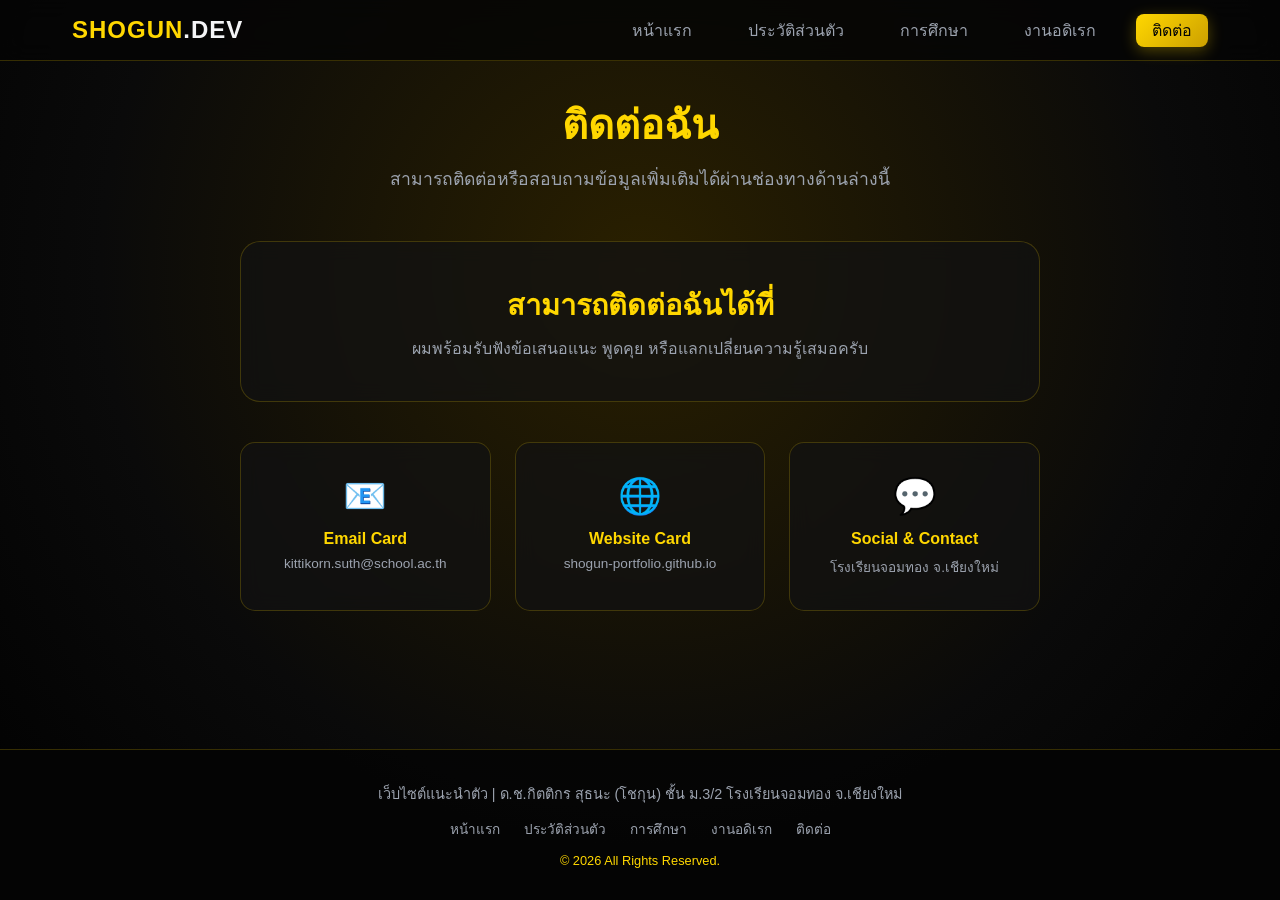
<file: contact.html>
<!DOCTYPE html>
<html lang="th">
<head>
    <meta charset="UTF-8">
    <meta name="viewport" content="width=device-width, initial-scale=1.0">
    <title>ติดต่อ - ด.ช.กิตติกร สุธนะ</title>
    <link rel="stylesheet" href="style.css">
</head>
<body>
    <div class="space-bg"></div>
    
    <header>
        <nav class="navbar">
            <div class="logo"><span>SHOGUN</span>.DEV</div>
            <ul class="nav-links">
                <li><a href="index.html">หน้าแรก</a></li>
                <li><a href="profile.html">ประวัติส่วนตัว</a></li>
                <li><a href="education.html">การศึกษา</a></li>
                <li><a href="hobby.html">งานอดิเรก</a></li>
                <li><a href="contact.html" class="active">ติดต่อ</a></li>
            </ul>
        </nav>
    </header>

    <main class="container">
        <section class="page-header">
            <h2>ติดต่อฉัน</h2>
            <p>สามารถติดต่อหรือสอบถามข้อมูลเพิ่มเติมได้ผ่านช่องทางด้านล่างนี้</p>
        </section>

        <div class="contact-wrapper">
            <div class="contact-cta-box">
                <h3>สามารถติดต่อฉันได้ที่</h3>
                <p>ผมพร้อมรับฟังข้อเสนอแนะ พูดคุย หรือแลกเปลี่ยนความรู้เสมอครับ</p>
            </div>

            <div class="contact-grid">
                <div class="contact-card">
                    <div class="c-icon">📧</div>
                    <h4>Email Card</h4>
                    <p>kittikorn.suth@school.ac.th</p>
                </div>

                <div class="contact-card">
                    <div class="c-icon">🌐</div>
                    <h4>Website Card</h4>
                    <p>shogun-portfolio.github.io</p>
                </div>

                <div class="contact-card">
                    <div class="c-icon">💬</div>
                    <h4>Social & Contact</h4>
                    <p>โรงเรียนจอมทอง จ.เชียงใหม่</p>
                </div>
            </div>
        </div>
    </main>

    <footer>
        <div class="footer-content">
            <p class="footer-title">เว็บไซต์แนะนำตัว | ด.ช.กิตติกร สุธนะ (โชกุน) ชั้น ม.3/2 โรงเรียนจอมทอง จ.เชียงใหม่</p>
            <ul class="footer-nav">
                <li><a href="index.html">หน้าแรก</a></li>
                <li><a href="profile.html">ประวัติส่วนตัว</a></li>
                <li><a href="education.html">การศึกษา</a></li>
                <li><a href="hobby.html">งานอดิเรก</a></li>
                <li><a href="contact.html">ติดต่อ</a></li>
            </ul>
            <p class="copyright">&copy; 2026 All Rights Reserved.</p>
        </div>
    </footer>
</body>
</html>
</file>
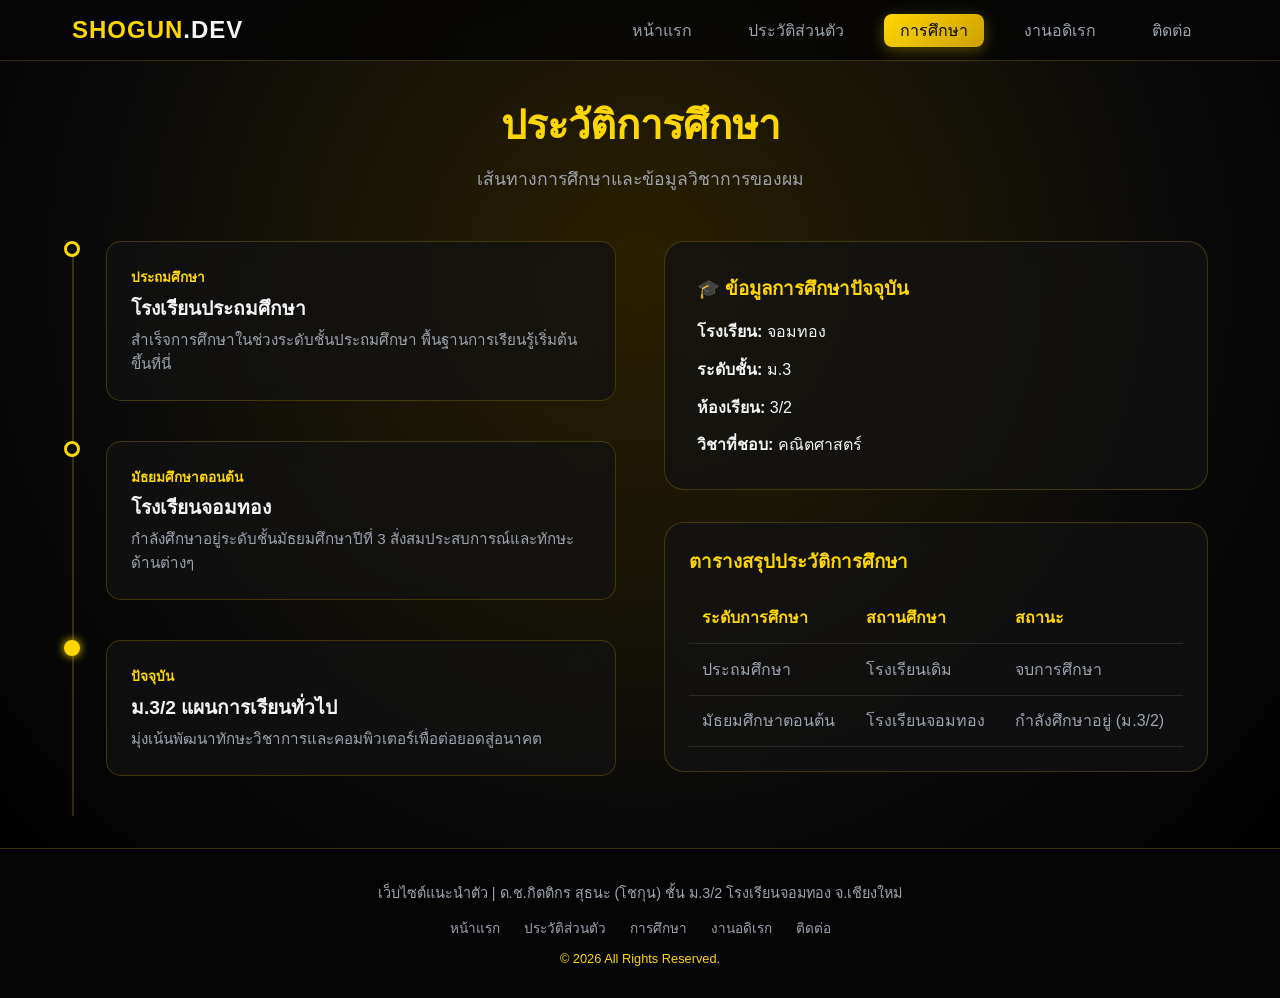
<file: education.html>
<!DOCTYPE html>
<html lang="th">
<head>
    <meta charset="UTF-8">
    <meta name="viewport" content="width=device-width, initial-scale=1.0">
    <title>การศึกษา - ด.ช.กิตติกร สุธนะ</title>
    <link rel="stylesheet" href="style.css">
</head>
<body>
    <div class="space-bg"></div>
    
    <header>
        <nav class="navbar">
            <div class="logo"><span>SHOGUN</span>.DEV</div>
            <ul class="nav-links">
                <li><a href="index.html">หน้าแรก</a></li>
                <li><a href="profile.html">ประวัติส่วนตัว</a></li>
                <li><a href="education.html" class="active">การศึกษา</a></li>
                <li><a href="hobby.html">งานอดิเรก</a></li>
                <li><a href="contact.html">ติดต่อ</a></li>
            </ul>
        </nav>
    </header>

    <main class="container">
        <section class="page-header">
            <h2>ประวัติการศึกษา</h2>
            <p>เส้นทางการศึกษาและข้อมูลวิชาการของผม</p>
        </section>

        <div class="education-layout">
            <div class="timeline">
                <div class="timeline-item">
                    <div class="timeline-dot"></div>
                    <div class="timeline-content">
                        <span class="t-level">ประถมศึกษา</span>
                        <h4>โรงเรียนประถมศึกษา</h4>
                        <p>สำเร็จการศึกษาในช่วงระดับชั้นประถมศึกษา พื้นฐานการเรียนรู้เริ่มต้นขึ้นที่นี่</p>
                    </div>
                </div>
                <div class="timeline-item">
                    <div class="timeline-dot"></div>
                    <div class="timeline-content">
                        <span class="t-level">มัธยมศึกษาตอนต้น</span>
                        <h4>โรงเรียนจอมทอง</h4>
                        <p>กำลังศึกษาอยู่ระดับชั้นมัธยมศึกษาปีที่ 3 สั่งสมประสบการณ์และทักษะด้านต่างๆ</p>
                    </div>
                </div>
                <div class="timeline-item active">
                    <div class="timeline-dot"></div>
                    <div class="timeline-content">
                        <span class="t-level">ปัจจุบัน</span>
                        <h4>ม.3/2 แผนการเรียนทั่วไป</h4>
                        <p>มุ่งเน้นพัฒนาทักษะวิชาการและคอมพิวเตอร์เพื่อต่อยอดสู่อนาคต</p>
                    </div>
                </div>
            </div>

            <div class="edu-highlight-container">
                <div class="highlight-card">
                    <h3>🎓 ข้อมูลการศึกษาปัจจุบัน</h3>
                    <ul class="highlight-list">
                        <li><strong>โรงเรียน:</strong> จอมทอง</li>
                        <li><strong>ระดับชั้น:</strong> ม.3</li>
                        <li><strong>ห้องเรียน:</strong> 3/2</li>
                        <li><strong>วิชาที่ชอบ:</strong> คณิตศาสตร์</li>
                    </ul>
                </div>

                <div class="edu-table-wrapper">
                    <h3>ตารางสรุปประวัติการศึกษา</h3>
                    <table class="styled-table">
                        <thead>
                            <tr>
                                <th>ระดับการศึกษา</th>
                                <th>สถานศึกษา</th>
                                <th>สถานะ</th>
                            </tr>
                        </thead>
                        <tbody>
                            <tr>
                                <td>ประถมศึกษา</td>
                                <td>โรงเรียนเดิม</td>
                                <td>จบการศึกษา</td>
                            </tr>
                            <tr>
                                <td>มัธยมศึกษาตอนต้น</td>
                                <td>โรงเรียนจอมทอง</td>
                                <td>กำลังศึกษาอยู่ (ม.3/2)</td>
                            </tr>
                        </tbody>
                    </table>
                </div>
            </div>
        </div>
    </main>

    <footer>
        <div class="footer-content">
            <p class="footer-title">เว็บไซต์แนะนำตัว | ด.ช.กิตติกร สุธนะ (โชกุน) ชั้น ม.3/2 โรงเรียนจอมทอง จ.เชียงใหม่</p>
            <ul class="footer-nav">
                <li><a href="index.html">หน้าแรก</a></li>
                <li><a href="profile.html">ประวัติส่วนตัว</a></li>
                <li><a href="education.html">การศึกษา</a></li>
                <li><a href="hobby.html">งานอดิเรก</a></li>
                <li><a href="contact.html">ติดต่อ</a></li>
            </ul>
            <p class="copyright">&copy; 2026 All Rights Reserved.</p>
        </div>
    </footer>
</body>
</html>
</file>
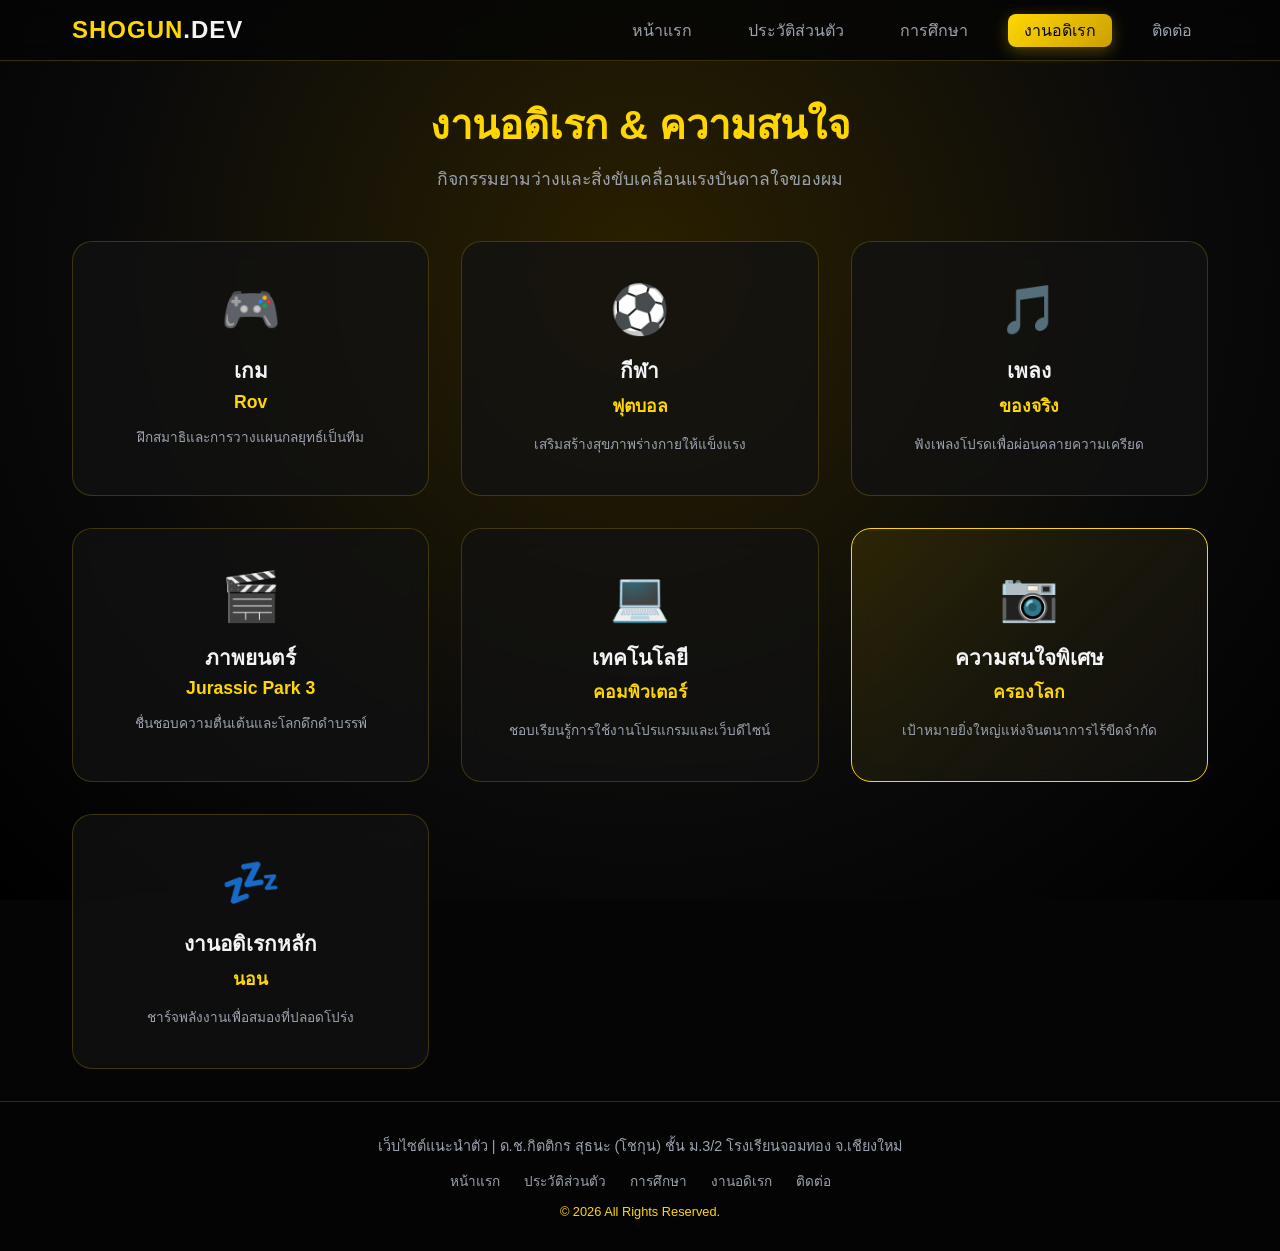
<file: hobby.html>
<!DOCTYPE html>
<html lang="th">
<head>
    <meta charset="UTF-8">
    <meta name="viewport" content="width=device-width, initial-scale=1.0">
    <title>งานอดิเรกและความสนใจ - ด.ช.กิตติกร สุธนะ</title>
    <link rel="stylesheet" href="style.css">
</head>
<body>
    <div class="space-bg"></div>
    
    <header>
        <nav class="navbar">
            <div class="logo"><span>SHOGUN</span>.DEV</div>
            <ul class="nav-links">
                <li><a href="index.html">หน้าแรก</a></li>
                <li><a href="profile.html">ประวัติส่วนตัว</a></li>
                <li><a href="education.html">การศึกษา</a></li>
                <li><a href="hobby.html" class="active">งานอดิเรก</a></li>
                <li><a href="contact.html">ติดต่อ</a></li>
            </ul>
        </nav>
    </header>

    <main class="container">
        <section class="page-header">
            <h2>งานอดิเรก & ความสนใจ</h2>
            <p>กิจกรรมยามว่างและสิ่งขับเคลื่อนแรงบันดาลใจของผม</p>
        </section>

        <div class="hobby-grid">
            <div class="hobby-card">
                <div class="hobby-icon">🎮</div>
                <h3>เกม</h3>
                <p>rov</p>
                <span class="sub-desc">ฝึกสมาธิและการวางแผนกลยุทธ์เป็นทีม</span>
            </div>

            <div class="hobby-card">
                <div class="hobby-icon">⚽</div>
                <h3>กีฬา</h3>
                <p>ฟุตบอล</p>
                <span class="sub-desc">เสริมสร้างสุขภาพร่างกายให้แข็งแรง</span>
            </div>

            <div class="hobby-card">
                <div class="hobby-icon">🎵</div>
                <h3>เพลง</h3>
                <p>ของจริง</p>
                <span class="sub-desc">ฟังเพลงโปรดเพื่อผ่อนคลายความเครียด</span>
            </div>

            <div class="hobby-card">
                <div class="hobby-icon">🎬</div>
                <h3>ภาพยนตร์</h3>
                <p>jurassic park 3</p>
                <span class="sub-desc">ชื่นชอบความตื่นเต้นและโลกดึกดำบรรพ์</span>
            </div>

            <div class="hobby-card">
                <div class="hobby-icon">💻</div>
                <h3>เทคโนโลยี</h3>
                <p>คอมพิวเตอร์</p>
                <span class="sub-desc">ชอบเรียนรู้การใช้งานโปรแกรมและเว็บดีไซน์</span>
            </div>

            <div class="hobby-card highlight-hobby">
                <div class="hobby-icon">📷</div>
                <h3>ความสนใจพิเศษ</h3>
                <p>ครองโลก</p>
                <span class="sub-desc">เป้าหมายยิ่งใหญ่แห่งจินตนาการไร้ขีดจำกัด</span>
            </div>
            
            <div class="hobby-card">
                <div class="hobby-icon">💤</div>
                <h3>งานอดิเรกหลัก</h3>
                <p>นอน</p>
                <span class="sub-desc">ชาร์จพลังงานเพื่อสมองที่ปลอดโปร่ง</span>
            </div>
        </div>
    </main>

    <footer>
        <div class="footer-content">
            <p class="footer-title">เว็บไซต์แนะนำตัว | ด.ช.กิตติกร สุธนะ (โชกุน) ชั้น ม.3/2 โรงเรียนจอมทอง จ.เชียงใหม่</p>
            <ul class="footer-nav">
                <li><a href="index.html">หน้าแรก</a></li>
                <li><a href="profile.html">ประวัติส่วนตัว</a></li>
                <li><a href="education.html">การศึกษา</a></li>
                <li><a href="hobby.html">งานอดิเรก</a></li>
                <li><a href="contact.html">ติดต่อ</a></li>
            </ul>
            <p class="copyright">&copy; 2026 All Rights Reserved.</p>
        </div>
    </footer>
</body>
</html>
</file>
<file: style.css>
:root {
    --bg-black: #050505;
    --card-bg: rgba(18, 18, 18, 0.75);
    --yellow-primary: #FFD700;
    --yellow-light: #FFEE55;
    --yellow-dark: #CCA000;
    --text-main: #F3F4F6;
    --text-muted: #9CA3AF;
    --border-color: rgba(255, 215, 0, 0.2);
    --transition: all 0.3s cubic-bezier(0.4, 0, 0.2, 1);
}

* {
    margin: 0;
    padding: 0;
    box-sizing: border-box;
    font-family: 'Segoe UI', Tahoma, Geneva, Verdana, sans-serif;
}

body {
    background-color: var(--bg-black);
    color: var(--text-main);
    min-height: 100vh;
    display: flex;
    flex-direction: column;
    overflow-x: hidden;
}

/* Space / Black Hole Dynamic Background Simulation */
.space-bg {
    position: fixed;
    top: 0;
    left: 0;
    width: 100%;
    height: 100%;
    background: radial-gradient(circle at 50% 30%, #2a2000 0%, #0a0a0a 60%, #000000 100%);
    z-index: -1;
    animation: pulseGlow 8s ease-in-out infinite alternate;
}

@keyframes pulseGlow {
    0% { transform: scale(1); opacity: 0.85; }
    100% { transform: scale(1.05); opacity: 1; }
}

/* Navigation Bar */
header {
    position: sticky;
    top: 0;
    z-index: 1000;
    backdrop-filter: blur(12px);
    background: rgba(5, 5, 5, 0.85);
    border-bottom: 1px solid var(--border-color);
}

.navbar {
    max-width: 1200px;
    margin: 0 auto;
    padding: 1rem 2rem;
    display: flex;
    justify-content: space-between;
    align-items: center;
}

.logo {
    font-size: 1.5rem;
    font-weight: 800;
    letter-spacing: 1px;
    color: var(--text-main);
}

.logo span {
    color: var(--yellow-primary);
}

.nav-links {
    list-style: none;
    display: flex;
    gap: 1.5rem;
}

.nav-links a {
    text-decoration: none;
    color: var(--text-muted);
    font-weight: 500;
    padding: 0.5rem 1rem;
    border-radius: 8px;
    transition: var(--transition);
}

.nav-links a:hover, .nav-links a.active {
    color: var(--bg-black);
    background: linear-gradient(135deg, var(--yellow-primary), var(--yellow-dark));
    box-shadow: 0 4px 15px rgba(255, 215, 0, 0.3);
}

/* Main Layout Structure */
main {
    flex: 1;
    max-width: 1200px;
    width: 100%;
    margin: 0 auto;
    padding: 2rem;
}

.container {
    width: 100%;
}

.page-header {
    text-align: center;
    margin-bottom: 3rem;
}

.page-header h2 {
    font-size: 2.5rem;
    color: var(--yellow-primary);
    margin-bottom: 0.5rem;
}

.page-header p {
    color: var(--text-muted);
    font-size: 1.1rem;
}

/* Hero Section */
.hero-section {
    display: grid;
    grid-template-columns: 1fr 1fr;
    gap: 4rem;
    align-items: center;
    min-height: calc(100vh - 150px);
}

.badge {
    display: inline-block;
    padding: 0.4rem 1rem;
    background: rgba(255, 215, 0, 0.1);
    color: var(--yellow-primary);
    border: 1px solid var(--border-color);
    border-radius: 20px;
    font-size: 0.9rem;
    font-weight: 600;
    margin-bottom: 1.5rem;
}

.hero-content h1 {
    font-size: 3.2rem;
    line-height: 1.2;
    margin-bottom: 1rem;
}

.highlight {
    background: linear-gradient(135deg, var(--yellow-primary), #ffaa00);
    -webkit-background-clip: text;
    -webkit-text-fill-color: transparent;
}

.nickname {
    font-size: 1.2rem;
    color: var(--yellow-light);
    margin-bottom: 1rem;
    font-weight: 600;
}

.hero-desc {
    color: var(--text-muted);
    font-size: 1.1rem;
    line-height: 1.6;
    margin-bottom: 2rem;
}

.hero-btns {
    display: flex;
    gap: 1rem;
}

.btn {
    padding: 0.8rem 1.8rem;
    border-radius: 10px;
    font-weight: 600;
    text-decoration: none;
    transition: var(--transition);
    cursor: pointer;
}

.btn-primary {
    background: linear-gradient(135deg, var(--yellow-primary), var(--yellow-dark));
    color: var(--bg-black);
    box-shadow: 0 4px 20px rgba(255, 215, 0, 0.3);
}

.btn-primary:hover {
    transform: translateY(-3px);
    box-shadow: 0 6px 25px rgba(255, 215, 0, 0.5);
}

.btn-secondary {
    background: transparent;
    color: var(--text-main);
    border: 1px solid var(--border-color);
}

.btn-secondary:hover {
    background: rgba(255, 215, 0, 0.05);
    border-color: var(--yellow-primary);
    transform: translateY(-3px);
}

.hero-image-container {
    position: relative;
    display: flex;
    justify-content: center;
    align-items: center;
}

.glow-circle {
    position: absolute;
    width: 350px;
    height: 350px;
    background: radial-gradient(circle, rgba(255,215,0,0.2) 0%, transparent 70%);
    border-radius: 50%;
    z-index: 1;
}

.profile-hero-img {
    width: 320px;
    height: 320px;
    object-fit: cover;
    border-radius: 20px;
    border: 2px solid var(--yellow-primary);
    box-shadow: 0 10px 30px rgba(0,0,0,0.8), 0 0 20px rgba(255,215,0,0.2);
    position: relative;
    z-index: 2;
    transition: var(--transition);
}

.profile-hero-img:hover {
    transform: scale(1.03) rotate(1deg);
}

/* Profile Page Layout */
.profile-grid {
    display: grid;
    grid-template-columns: 350px 1fr;
    gap: 3rem;
    align-items: start;
}

.profile-card-left {
    background: var(--card-bg);
    border: 1px solid var(--border-color);
    border-radius: 20px;
    padding: 1.5rem;
    text-align: center;
    backdrop-filter: blur(10px);
}

.img-frame img {
    width: 100%;
    border-radius: 12px;
    border: 1px solid var(--border-color);
}

.quick-tag {
    margin-top: 1rem;
    display: inline-block;
    padding: 0.5rem 1rem;
    background: rgba(255, 215, 0, 0.15);
    color: var(--yellow-primary);
    border-radius: 8px;
    font-weight: 600;
}

.profile-card-right {
    display: flex;
    flex-direction: column;
    gap: 2rem;
}

.info-box {
    background: var(--card-bg);
    border: 1px solid var(--border-color);
    border-radius: 20px;
    padding: 2rem;
    backdrop-filter: blur(10px);
}

.info-box h3 {
    color: var(--yellow-primary);
    margin-bottom: 1.2rem;
    font-size: 1.5rem;
}

.info-box ul {
    list-style: none;
    display: grid;
    grid-template-columns: 1fr 1fr;
    gap: 1rem;
}

.info-box ul li {
    color: var(--text-muted);
}

.info-box ul li strong {
    color: var(--text-main);
}

.about-me p {
    color: var(--text-muted);
    line-height: 1.8;
}

/* Education Page Layout */
.education-layout {
    display: grid;
    grid-template-columns: 1fr 1fr;
    gap: 3rem;
}

.timeline {
    position: relative;
    padding-left: 2rem;
    border-left: 2px solid var(--border-color);
}

.timeline-item {
    position: relative;
    margin-bottom: 2.5rem;
}

.timeline-dot {
    position: absolute;
    left: -2.6rem;
    top: 0;
    width: 16px;
    height: 16px;
    background: var(--bg-black);
    border: 3px solid var(--yellow-primary);
    border-radius: 50%;
}

.timeline-item.active .timeline-dot {
    background: var(--yellow-primary);
    box-shadow: 0 0 10px var(--yellow-primary);
}

.timeline-content {
    background: var(--card-bg);
    border: 1px solid var(--border-color);
    padding: 1.5rem;
    border-radius: 15px;
    backdrop-filter: blur(10px);
}

.t-level {
    color: var(--yellow-primary);
    font-size: 0.85rem;
    font-weight: 600;
    text-transform: uppercase;
}

.timeline-content h4 {
    font-size: 1.2rem;
    margin: 0.3rem 0;
}

.timeline-content p {
    color: var(--text-muted);
    font-size: 0.95rem;
}

.edu-highlight-container {
    display: flex;
    flex-direction: column;
    gap: 2rem;
}

.highlight-card {
    background: var(--card-bg);
    border: 1px solid var(--border-color);
    padding: 2rem;
    border-radius: 20px;
    backdrop-filter: blur(10px);
}

.highlight-card h3 {
    color: var(--yellow-primary);
    margin-bottom: 1rem;
}

.highlight-list {
    list-style: none;
    display: flex;
    flex-direction: column;
    gap: 0.8rem;
}

.edu-table-wrapper {
    background: var(--card-bg);
    border: 1px solid var(--border-color);
    padding: 1.5rem;
    border-radius: 20px;
    backdrop-filter: blur(10px);
}

.edu-table-wrapper h3 {
    color: var(--yellow-primary);
    margin-bottom: 1rem;
}

.styled-table {
    width: 100%;
    border-collapse: collapse;
    text-align: left;
}

.styled-table th, .styled-table td {
    padding: 0.8rem;
    border-bottom: 1px solid rgba(255,255,255,0.1);
}

.styled-table th {
    color: var(--yellow-primary);
    font-weight: 600;
}

.styled-table td {
    color: var(--text-muted);
}

/* Hobby Page Grid */
.hobby-grid {
    display: grid;
    grid-template-columns: repeat(3, 1fr);
    gap: 2rem;
}

.hobby-card {
    background: var(--card-bg);
    border: 1px solid var(--border-color);
    padding: 2.5rem 2rem;
    border-radius: 20px;
    text-align: center;
    backdrop-filter: blur(10px);
    transition: var(--transition);
}

.hobby-card:hover {
    transform: translateY(-8px);
    border-color: var(--yellow-primary);
    box-shadow: 0 10px 30px rgba(255, 215, 0, 0.15);
}

.hobby-icon {
    font-size: 3rem;
    margin-bottom: 1rem;
}

.hobby-card h3 {
    font-size: 1.3rem;
    color: var(--text-main);
    margin-bottom: 0.3rem;
}

.hobby-card p {
    font-size: 1.1rem;
    color: var(--yellow-primary);
    font-weight: 600;
    margin-bottom: 0.8rem;
    text-transform: capitalize;
}

.sub-desc {
    color: var(--text-muted);
    font-size: 0.85rem;
}

.highlight-hobby {
    background: linear-gradient(135deg, rgba(255,215,0,0.1), var(--card-bg));
    border-color: var(--yellow-primary);
}

/* Contact Page */
.contact-wrapper {
    max-width: 800px;
    margin: 0 auto;
    display: flex;
    flex-direction: column;
    gap: 2.5rem;
}

.contact-cta-box {
    background: var(--card-bg);
    border: 1px solid var(--border-color);
    padding: 2.5rem;
    border-radius: 20px;
    text-align: center;
    backdrop-filter: blur(10px);
}

.contact-cta-box h3 {
    color: var(--yellow-primary);
    font-size: 1.8rem;
    margin-bottom: 0.5rem;
}

.contact-cta-box p {
    color: var(--text-muted);
}

.contact-grid {
    display: grid;
    grid-template-columns: repeat(3, 1fr);
    gap: 1.5rem;
}

.contact-card {
    background: var(--card-bg);
    border: 1px solid var(--border-color);
    padding: 2rem 1rem;
    border-radius: 15px;
    text-align: center;
    backdrop-filter: blur(10px);
    transition: var(--transition);
}

.contact-card:hover {
    transform: translateY(-5px);
    border-color: var(--yellow-primary);
}

.c-icon {
    font-size: 2.2rem;
    margin-bottom: 0.8rem;
}

.contact-card h4 {
    color: var(--yellow-primary);
    margin-bottom: 0.5rem;
}

.contact-card p {
    color: var(--text-muted);
    font-size: 0.85rem;
    word-break: break-all;
}

/* Footer */
footer {
    border-top: 1px solid var(--border-color);
    background: rgba(5, 5, 5, 0.9);
    padding: 2rem 0;
    margin-top: auto;
    text-align: center;
}

.footer-content {
    max-width: 1200px;
    margin: 0 auto;
    padding: 0 2rem;
    display: flex;
    flex-direction: column;
    align-items: center;
    gap: 0.8rem;
}

.footer-title {
    color: var(--text-muted);
    font-size: 0.9rem;
}

.footer-nav {
    list-style: none;
    display: flex;
    gap: 1.5rem;
}

.footer-nav a {
    text-decoration: none;
    color: var(--text-muted);
    font-size: 0.85rem;
    transition: var(--transition);
}

.footer-nav a:hover {
    color: var(--yellow-primary);
}

.copyright {
    color: var(--yellow-primary);
    font-size: 0.8rem !important;
}

/* Responsive Media Queries */
@media (max-width: 968px) {
    .hero-section, .profile-grid, .education-layout, .hobby-grid, .contact-grid {
        grid-template-columns: 1fr;
    }
    
    .hero-section {
        text-align: center;
        padding-top: 2rem;
    }

    .hero-btns {
        justify-content: center;
    }

    .info-box ul {
        grid-template-columns: 1fr;
    }

    .nav-links {
        display: none;
    }
}
</file>
